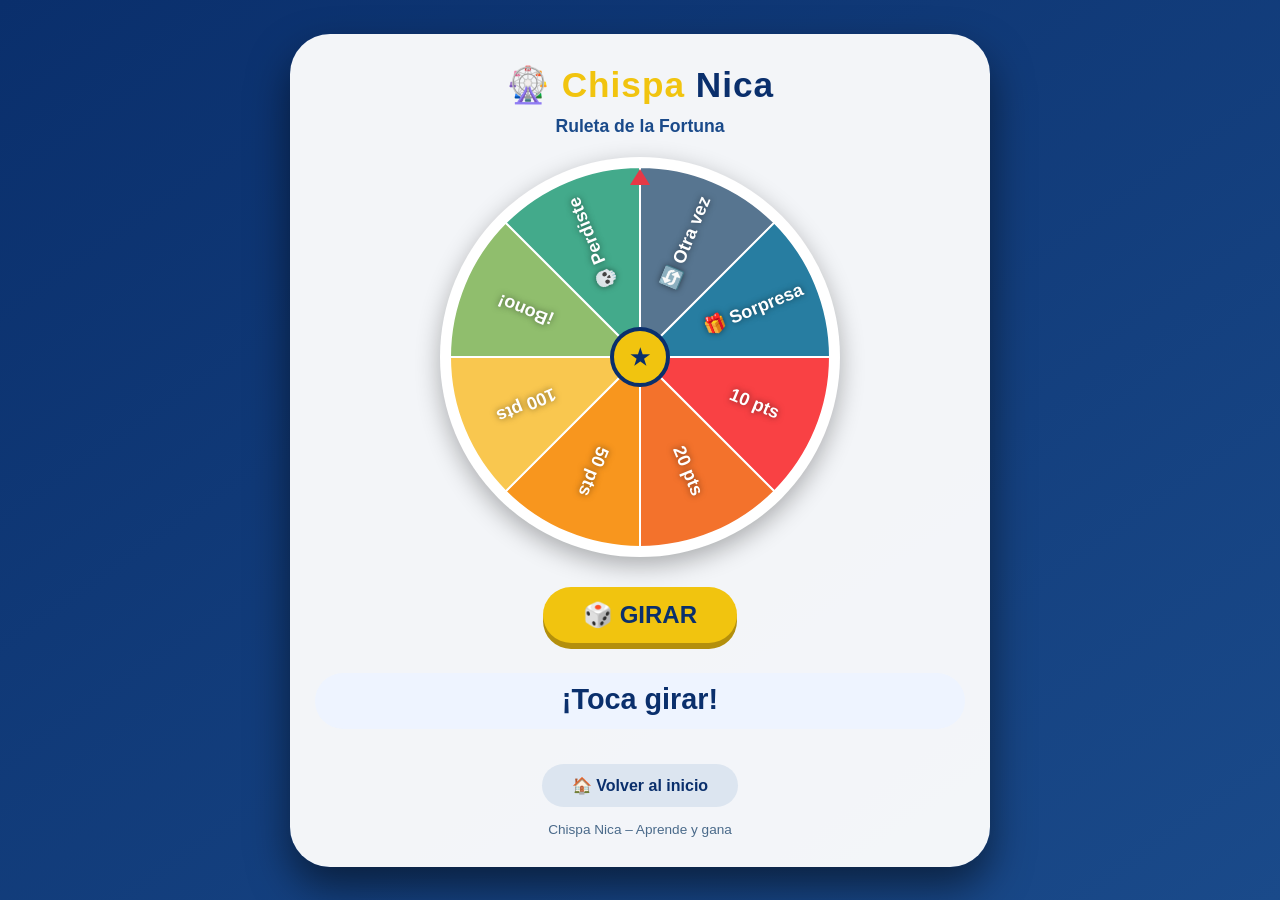
<file: ruleta.html>
<!DOCTYPE html>
<html lang="es">
<head>
  <meta charset="UTF-8">
  <meta name="viewport" content="width=device-width, initial-scale=1.0">
  <title>Chispa Nica – Ruleta</title>
  <style>
    * { margin: 0; padding: 0; box-sizing: border-box; font-family: 'Segoe UI', Tahoma, sans-serif; }
    body {
      background: linear-gradient(145deg, #0a2f6c 0%, #1a4a8a 100%);
      min-height: 100vh;
      display: flex;
      justify-content: center;
      align-items: center;
      padding: 20px;
    }
    .container {
      background: rgba(255,255,255,0.95);
      max-width: 700px;
      width: 100%;
      border-radius: 40px;
      padding: 30px 25px;
      box-shadow: 0 20px 40px rgba(0,0,0,0.5);
      text-align: center;
    }
    h1 {
      color: #0a2f6c;
      font-size: 2.2rem;
      margin-bottom: 10px;
      letter-spacing: 1px;
    }
    h1 span { color: #f1c40f; }
    .sub {
      color: #1a4a8a;
      font-weight: 600;
      margin-bottom: 20px;
      font-size: 1.1rem;
    }
    canvas {
      display: block;
      margin: 0 auto 20px;
      width: 100%;
      max-width: 400px;
      aspect-ratio: 1/1;
      background: #fff;
      border-radius: 50%;
      box-shadow: 0 8px 25px rgba(0,0,0,0.3);
      cursor: pointer;
      transition: transform 0.2s;
    }
    canvas:hover { transform: scale(1.02); }
    .btn-girar {
      background: #f1c40f;
      border: none;
      color: #0a2f6c;
      font-size: 1.5rem;
      font-weight: 700;
      padding: 14px 40px;
      border-radius: 60px;
      cursor: pointer;
      box-shadow: 0 6px 0 #b38f0c;
      transition: all 0.1s ease;
      margin: 10px 0 20px;
    }
    .btn-girar:active {
      transform: translateY(6px);
      box-shadow: 0 0 0 #b38f0c;
    }
    .btn-girar:disabled {
      opacity: 0.6;
      transform: translateY(4px);
      box-shadow: 0 2px 0 #b38f0c;
      pointer-events: none;
    }
    #resultado {
      font-size: 1.8rem;
      font-weight: 700;
      color: #0a2f6c;
      min-height: 3.5rem;
      padding: 10px;
      background: #eef4ff;
      border-radius: 30px;
      margin: 10px 0 20px;
    }
    .volver {
      display: inline-block;
      margin-top: 15px;
      color: #0a2f6c;
      background: #dce5f0;
      padding: 12px 30px;
      border-radius: 40px;
      text-decoration: none;
      font-weight: 600;
      transition: background 0.2s;
    }
    .volver:hover { background: #c0cee0; }
    .footer { margin-top: 15px; font-size: 0.85rem; color: #4a6a8a; }
  </style>
</head>
<body>
<div class="container">
  <h1>🎡 <span>Chispa</span> Nica</h1>
  <div class="sub">Ruleta de la Fortuna</div>

  <canvas id="ruletaCanvas" width="400" height="400"></canvas>

  <button class="btn-girar" id="btnGirar">🎲 GIRAR</button>
  <div id="resultado">¡Toca girar!</div>

  <a href="index.html" class="volver">🏠 Volver al inicio</a>
  <div class="footer">Chispa Nica – Aprende y gana</div>
</div>

<script>
  (function() {
    const canvas = document.getElementById('ruletaCanvas');
    const ctx = canvas.getContext('2d');
    const btn = document.getElementById('btnGirar');
    const resultado = document.getElementById('resultado');

    // Premios (puedes ajustarlos)
    const premios = [
      '10 pts', '20 pts', '50 pts', '100 pts',
      '¡Bono!', '💀 Perdiste', '🔄 Otra vez', '🎁 Sorpresa'
    ];
    const colores = [
      '#f94144', '#f3722c', '#f8961e', '#f9c74f',
      '#90be6d', '#43aa8b', '#577590', '#277da1'
    ];
    const numSectores = premios.length;
    const angulo = (2 * Math.PI) / numSectores;

    let girando = false;
    let anguloActual = 0; // en radianes

    function dibujarRuleta(rotacion) {
      ctx.clearRect(0, 0, 400, 400);
      const centro = 200, radio = 190;

      for (let i = 0; i < numSectores; i++) {
        const inicio = i * angulo + rotacion;
        const fin = inicio + angulo;
        ctx.beginPath();
        ctx.moveTo(centro, centro);
        ctx.arc(centro, centro, radio, inicio, fin);
        ctx.closePath();
        ctx.fillStyle = colores[i % colores.length];
        ctx.fill();
        ctx.strokeStyle = '#fff';
        ctx.lineWidth = 2;
        ctx.stroke();

        // Texto
        ctx.save();
        ctx.translate(centro, centro);
        ctx.rotate(inicio + angulo / 2);
        ctx.textAlign = 'center';
        ctx.textBaseline = 'middle';
        ctx.fillStyle = '#fff';
        ctx.font = 'bold 18px "Segoe UI", sans-serif';
        ctx.shadowColor = 'rgba(0,0,0,0.5)';
        ctx.shadowBlur = 6;
        ctx.fillText(premios[i], radio * 0.65, 0);
        ctx.restore();
      }

      // Círculo central
      ctx.beginPath();
      ctx.arc(centro, centro, 28, 0, 2 * Math.PI);
      ctx.fillStyle = '#f1c40f';
      ctx.fill();
      ctx.strokeStyle = '#0a2f6c';
      ctx.lineWidth = 4;
      ctx.stroke();
      ctx.fillStyle = '#0a2f6c';
      ctx.font = 'bold 22px sans-serif';
      ctx.textAlign = 'center';
      ctx.textBaseline = 'middle';
      ctx.fillText('★', centro, centro+2);

      // Flecha indicadora (arriba)
      ctx.beginPath();
      ctx.moveTo(200, 12);
      ctx.lineTo(190, 28);
      ctx.lineTo(210, 28);
      ctx.closePath();
      ctx.fillStyle = '#e63946';
      ctx.fill();
      ctx.shadowBlur = 0;
    }

    function obtenerPremio(rotacion) {
      // Normalizar rotación
      let r = rotacion % (2 * Math.PI);
      if (r < 0) r += 2 * Math.PI;
      // La flecha apunta al norte (ángulo -PI/2)
      const anguloFlecha = -Math.PI / 2;
      let diff = (anguloFlecha - r + 2 * Math.PI) % (2 * Math.PI);
      let indice = Math.floor(diff / angulo) % numSectores;
      return premios[indice];
    }

    function girarRuleta() {
      if (girando) return;
      girando = true;
      btn.disabled = true;
      resultado.textContent = '⏳ Girando...';

      const giros = 5 + Math.random() * 5; // entre 5 y 10 vueltas
      const anguloFinal = giros * 2 * Math.PI + Math.random() * 2 * Math.PI;
      const duracion = 3000; // ms
      const inicio = performance.now();
      const anguloInicial = anguloActual;

      function animar(timestamp) {
        const elapsed = timestamp - inicio;
        const progreso = Math.min(elapsed / duracion, 1);
        // easeOutCubic
        const ease = 1 - Math.pow(1 - progreso, 3);
        const rotacion = anguloInicial + anguloFinal * ease;
        dibujarRuleta(rotacion);

        if (progreso < 1) {
          requestAnimationFrame(animar);
        } else {
          anguloActual = (anguloInicial + anguloFinal) % (2 * Math.PI);
          const premio = obtenerPremio(anguloActual);
          resultado.innerHTML = `🎉 <strong>${premio}</strong>`;
          girando = false;
          btn.disabled = false;
        }
      }

      requestAnimationFrame(animar);
    }

    // Dibujo inicial
    dibujarRuleta(0);

    btn.addEventListener('click', girarRuleta);
    // También al hacer clic en el canvas
    canvas.addEventListener('click', girarRuleta);
  })();
</script>
</body>
</html>
</file>
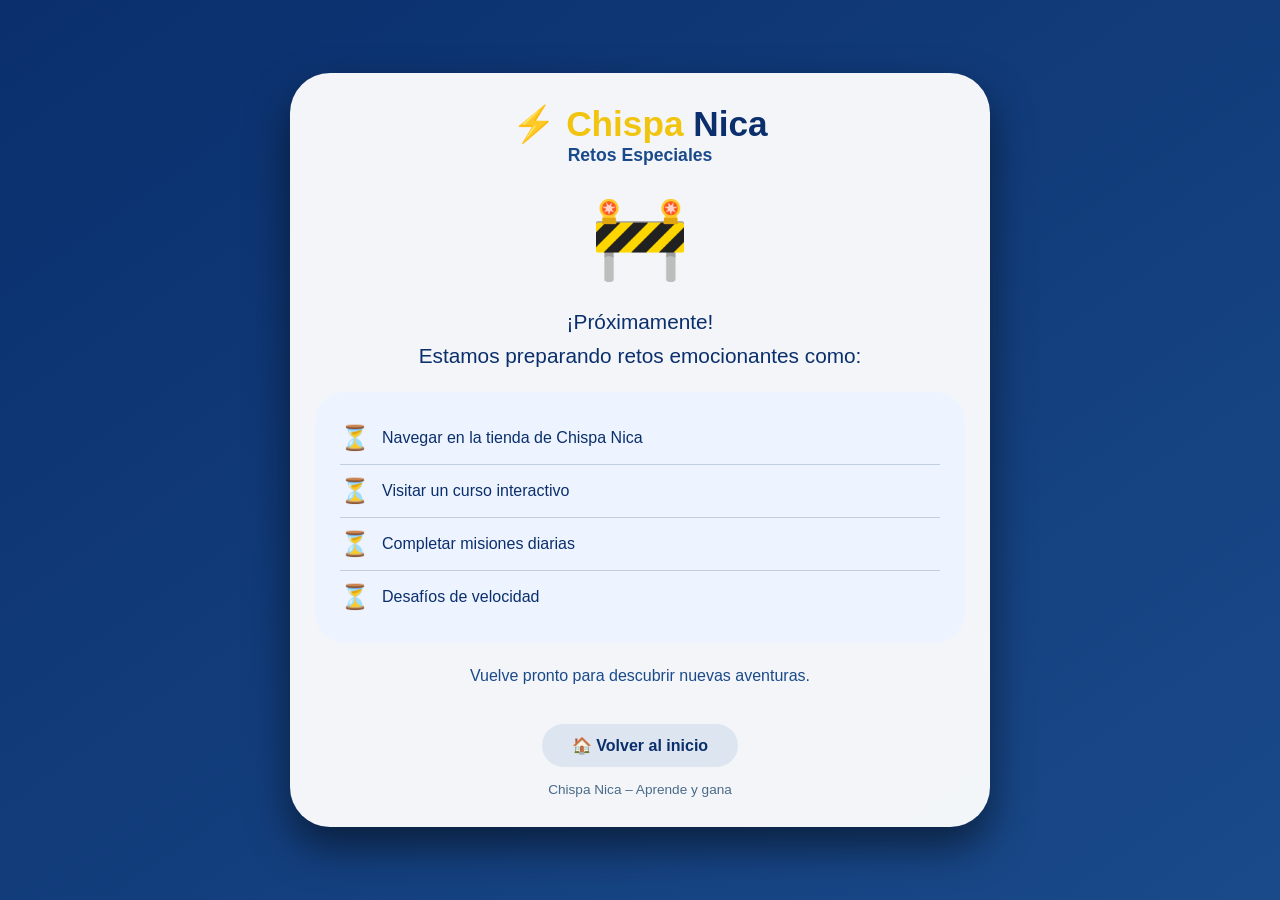
<file: juegos/retos.html>
<!DOCTYPE html>
<html lang="es">
<head>
  <meta charset="UTF-8" />
  <meta name="viewport" content="width=device-width, initial-scale=1.0" />
  <title>Chispa Nica – Retos</title>
  <style>
    * { margin:0; padding:0; box-sizing:border-box; font-family:'Segoe UI',Tahoma,sans-serif; }
    body {
      background: linear-gradient(145deg, #0a2f6c 0%, #1a4a8a 100%);
      min-height:100vh; display:flex; justify-content:center; align-items:center; padding:20px;
    }
    .container {
      background: rgba(255,255,255,0.95);
      max-width:700px; width:100%; border-radius:40px; padding:30px 25px;
      box-shadow:0 20px 40px rgba(0,0,0,0.5); text-align:center;
    }
    h1 { color:#0a2f6c; font-size:2.2rem; }
    h1 span { color:#f1c40f; }
    .sub { color:#1a4a8a; font-weight:600; margin-bottom:25px; font-size:1.1rem; }
    .icono-grande { font-size:5rem; margin:20px 0 10px; }
    .mensaje { font-size:1.3rem; color:#0a2f6c; margin:20px 0; line-height:1.6; }
    .lista-retos {
      text-align:left; background:#eef4ff; border-radius:30px; padding:20px 25px;
      margin:20px 0; list-style:none;
    }
    .lista-retos li {
      padding:12px 0; border-bottom:1px solid #c0cee0; font-weight:500; color:#0a2f6c;
      display:flex; align-items:center; gap:12px;
    }
    .lista-retos li:last-child { border-bottom:none; }
    .lista-retos li::before { content:'⏳'; font-size:1.5rem; }
    .volver {
      display:inline-block; margin-top:15px; color:#0a2f6c; background:#dce5f0;
      padding:12px 30px; border-radius:40px; text-decoration:none; font-weight:600;
      transition:background 0.2s;
    }
    .volver:hover { background:#c0cee0; }
    .footer { margin-top:15px; font-size:0.85rem; color:#4a6a8a; }
  </style>
</head>
<body>
<div class="container">
  <h1>⚡ <span>Chispa</span> Nica</h1>
  <div class="sub">Retos Especiales</div>
  <div class="icono-grande">🚧</div>
  <div class="mensaje">¡Próximamente! <br>Estamos preparando retos emocionantes como:</div>
  <ul class="lista-retos">
    <li>Navegar en la tienda de Chispa Nica</li>
    <li>Visitar un curso interactivo</li>
    <li>Completar misiones diarias</li>
    <li>Desafíos de velocidad</li>
  </ul>
  <div class="mensaje" style="font-size:1rem; color:#1a4a8a;">Vuelve pronto para descubrir nuevas aventuras.</div>
  <a href="../index.html" class="volver">🏠 Volver al inicio</a>
  <div class="footer">Chispa Nica – Aprende y gana</div>
</div>
</body>
</html>
</file>
